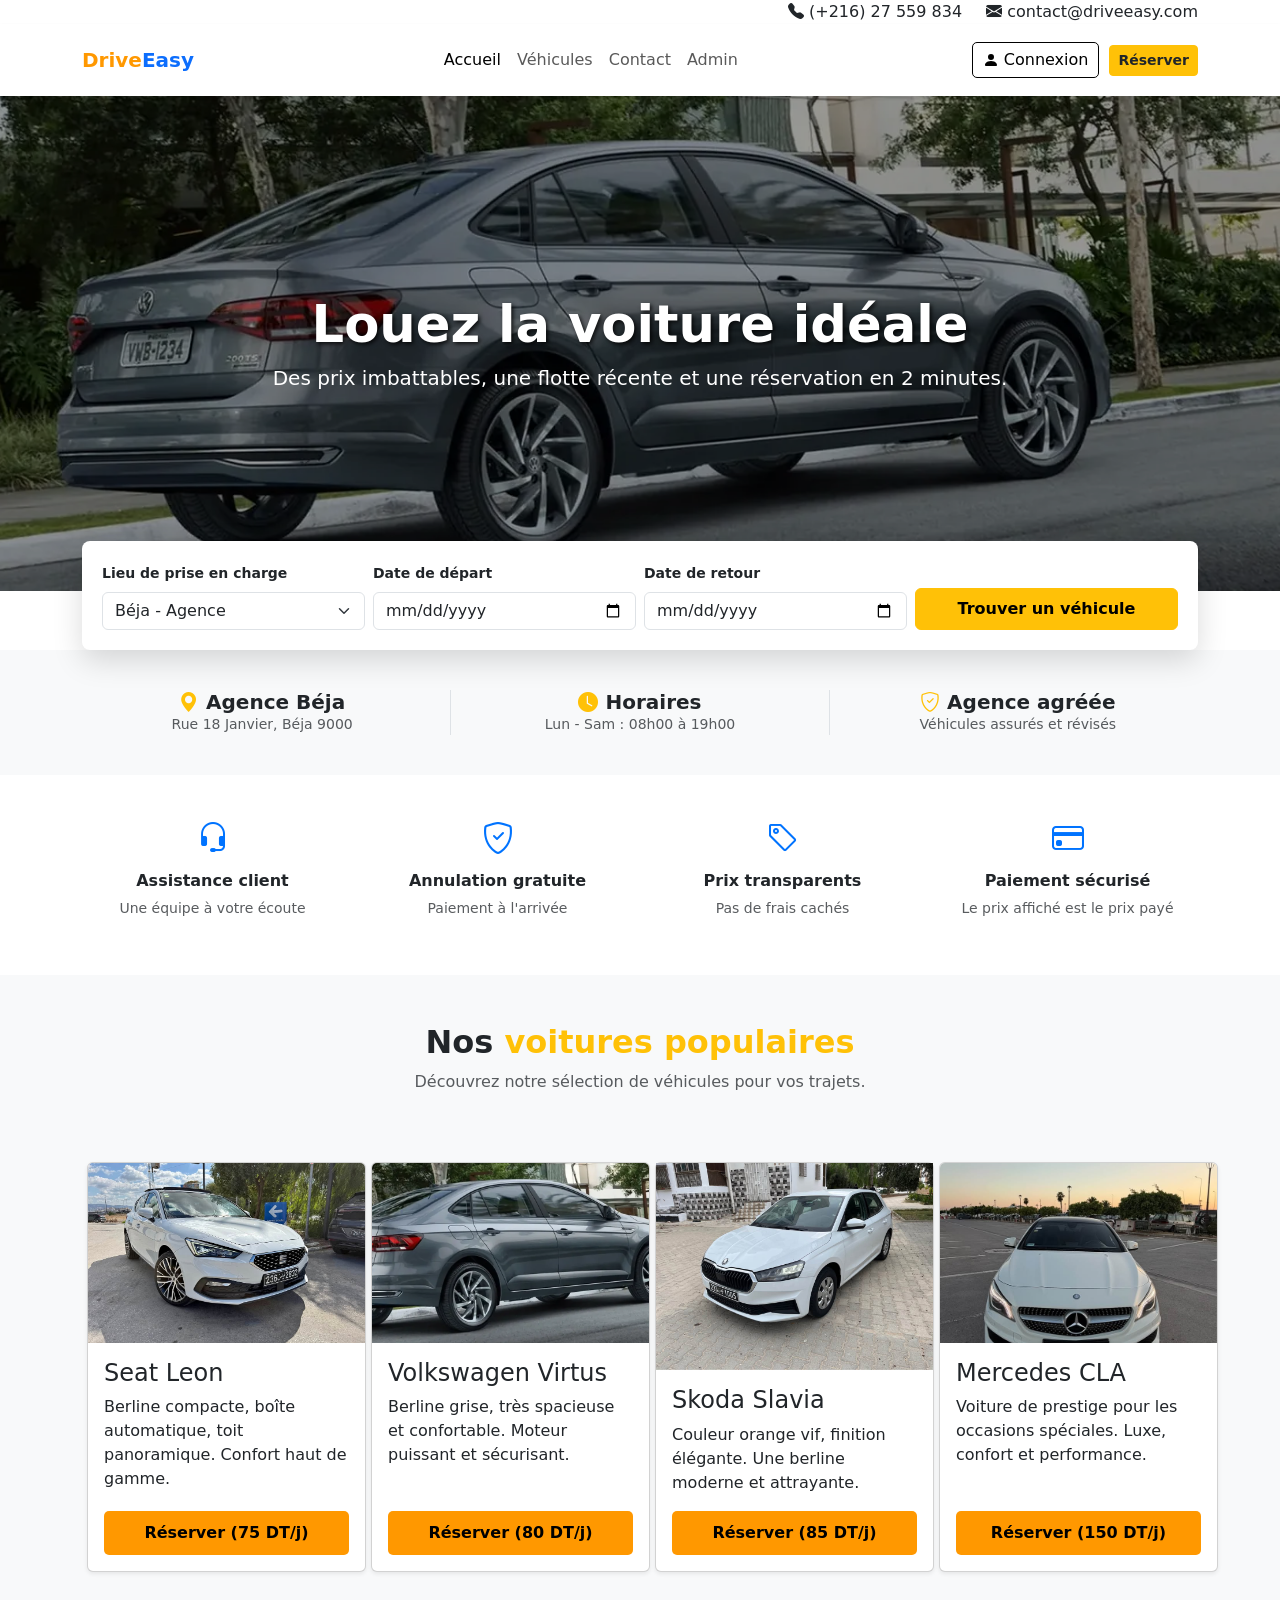
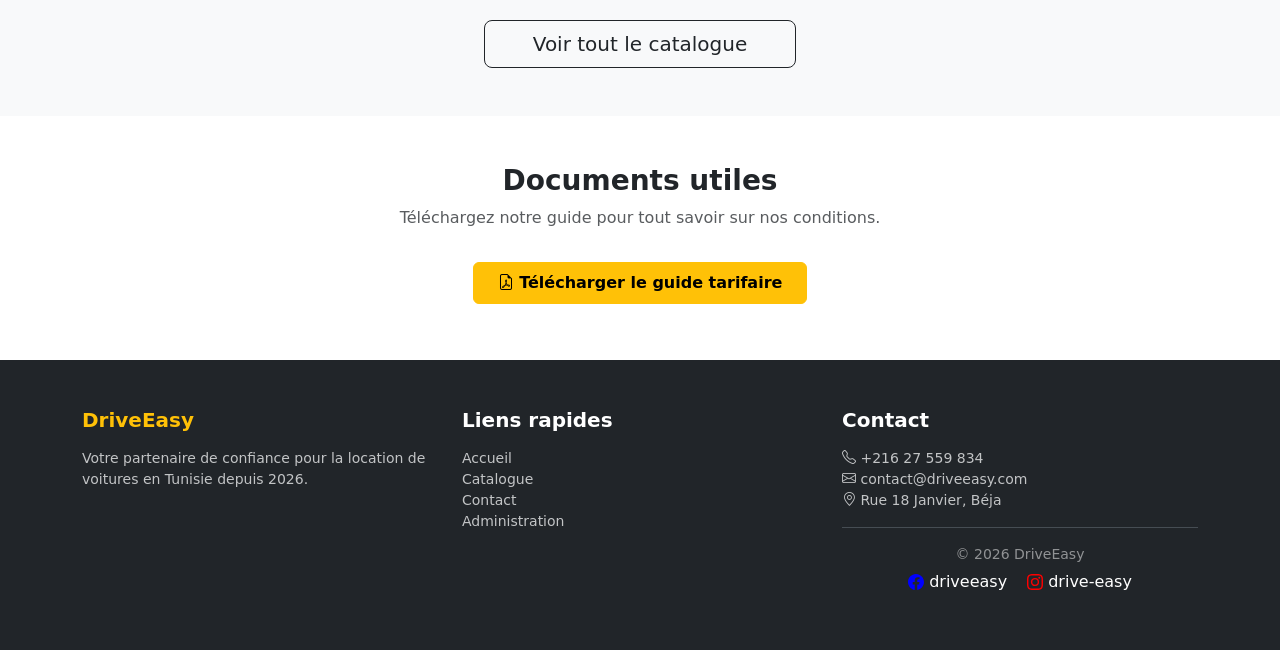
<file: index.html>
<!DOCTYPE html>
<html lang="fr">
<head>
  <meta charset="UTF-8">
  <meta name="viewport" content="width=device-width, initial-scale=1.0">
  <title>DriveEasy — Location de voiture en Tunisie</title>
  <link rel="stylesheet" href="css/style.css">
  <link href="https://cdn.jsdelivr.net/npm/bootstrap@5.3.3/dist/css/bootstrap.min.css" rel="stylesheet">
  <link rel="stylesheet" href="https://cdn.jsdelivr.net/npm/bootstrap-icons@1.11.3/font/bootstrap-icons.min.css">
</head>
<body>

  <div class="top-bark">
    <div class="container d-flex justify-content-end align-items-center gap-4">
      <span><i class="bi bi-telephone-fill text-dark"></i> (+216) 27 559 834</span>
      <span><i class="bi bi-envelope-fill text-dark"></i> contact@driveeasy.com</span>
    </div>
  </div>

  <nav class="navbar navbar-expand-lg navbar-light bg-white py-3 shadow-sm sticky-top">
    <div class="container">
      <a class="navbar-brand" href="index.html">Drive<span>Easy</span></a>

      <button class="navbar-toggler" type="button" data-bs-toggle="collapse" data-bs-target="#navbarNav">
        <span class="navbar-toggler-icon"></span>
      </button>

      <div class="collapse navbar-collapse" id="navbarNav">
        <ul class="navbar-nav mx-auto">
          <li class="nav-item"><a class="nav-link active" href="index.html">Accueil</a></li>
          <li class="nav-item"><a class="nav-link" href="voitures.html">Véhicules</a></li>
          <li class="nav-item"><a class="nav-link" href="contact.html">Contact</a></li>
          <li class="nav-item"><a class="nav-link" href="admin.html">Admin</a></li>
        </ul>
        <div style="display: flex; align-items: center; gap: 10px;">
          <div >
            <a href="login.html" class="cnct" style="display: flex; align-items: center; gap: 5px; text-decoration: none; color: #000; border: 1px solid #000; padding: 5px 10px; border-radius: 5px;"><svg xmlns="http://www.w3.org/2000/svg" width="16" height="16" fill="currentColor" class="bi bi-person-fill" viewBox="0 0 16 16">
  <path d="M3 14s-1 0-1-1 1-4 6-4 6 3 6 4-1 1-1 1zm5-6a3 3 0 1 0 0-6 3 3 0 0 0 0 6"/>
</svg>Connexion  </a>
          </div>
          <a href="reservation.html" class="btn btn-warning text-dark fw-bold btn-sm">Réserver</a>
        </div>
      </div>
    </div>
  </nav>

  <div class="hero-banner">
    <img src="images/slide1.webp" alt="DriveEasy Location de voiture" class="hero-banner-img">
    <div class="hero-banner-content text-center text-white">
      <div class="container">
        <h1>Louez la voiture idéale</h1>
        <p class="lead mb-0">Des prix imbattables, une flotte récente et une réservation en 2 minutes.</p>
      </div>
    </div>
  </div>

  <div class="container" style="position: relative; z-index: 20;">
    <div class="booking-widget">
      <form action="voitures.html" class="row g-2 align-items-end">
        <div class="col-12 col-md-3">
          <label class="form-label text-dark small fw-bold">Lieu de prise en charge</label>
          <select class="form-select">
            <option>Béja - Agence</option>
            <option>Tunis - Aéroport</option>
            <option>Tunis - Centre</option>
            <option>Sousse</option>
          </select>
        </div>
        <div class="col-12 col-md-3">
          <label class="form-label text-dark small fw-bold">Date de départ</label>
          <input type="date" id="widgetDateDepart" class="form-control" required>
        </div>
        <div class="col-12 col-md-3">
          <label class="form-label text-dark small fw-bold">Date de retour</label>
          <input type="date" id="widgetDateRetour" class="form-control" required>
        </div>
        <div class="col-12 col-md-3 mt-3 mt-md-0">
          <button type="submit" class="btn btn-warning w-100 fw-bold py-2">Trouver un véhicule</button>
        </div>
      </form>
    </div>
  </div>

  <div style="background-color: #f8f9fa; padding: 40px 0;">
    <div class="container">
      <div class="row justify-content-center align-items-center g-3">
        <div class="col-12 col-md-4 text-center border-end-md">
          <h5 class="fw-bold mb-0 text-dark"><i class="bi bi-geo-alt-fill text-warning"></i> Agence Béja</h5>
          <p class="text-muted small mb-0">Rue 18 Janvier, Béja 9000</p>
        </div>
        <div class="col-12 col-md-4 text-center">
          <h5 class="fw-bold mb-0 text-dark"><i class="bi bi-clock-fill text-warning"></i> Horaires</h5>
          <p class="text-muted small mb-0">Lun - Sam : 08h00 à 19h00</p>
        </div>
        <div class="col-12 col-md-4 text-center border-start-md">
          <h5 class="fw-bold mb-0 text-dark"><i class="bi bi-shield-check text-warning"></i> Agence agréée</h5>
          <p class="text-muted small mb-0">Véhicules assurés et révisés</p>
        </div>
      </div>
    </div>
  </div>

  <section class="reassurance-section bg-white">
    <div class="container">
      <div class="row text-center g-4">
        <div class="col-6 col-md-3">
          <i class="bi bi-headset reassurance-icon"></i>
          <h6 class="fw-bold mt-2">Assistance client</h6>
          <p class="small text-muted">Une équipe à votre écoute</p>
        </div>
        <div class="col-6 col-md-3">
          <i class="bi bi-shield-check reassurance-icon"></i>
          <h6 class="fw-bold mt-2">Annulation gratuite</h6>
          <p class="small text-muted">Paiement à l'arrivée</p>
        </div>
        <div class="col-6 col-md-3">
          <i class="bi bi-tag reassurance-icon"></i>
          <h6 class="fw-bold mt-2">Prix transparents</h6>
          <p class="small text-muted">Pas de frais cachés</p>
        </div>
        <div class="col-6 col-md-3">
          <i class="bi bi-credit-card reassurance-icon"></i>
          <h6 class="fw-bold mt-2">Paiement sécurisé</h6>
          <p class="small text-muted">Le prix affiché est le prix payé</p>
        </div>
      </div>
    </div>
  </section>

  <section class="py-5 bg-light">
    <div class="container">
      <div class="text-center mb-5">
        <h2 class="fw-bold">Nos <span class="text-warning">voitures populaires</span></h2>
        <p class="text-muted">Découvrez notre sélection de véhicules pour vos trajets.</p>
      </div>
      <div class="vtr">
        <div>
          
        </div>
<div class="col-md-6 col-lg-3 mb-4">
            <section class="card h-100 shadow-sm">
                <img src="images/seatleon.jpg" class="card-img-top" alt="Seat Leon">
                <div class="card-body d-flex flex-column">
                    <h4 class="card-title">Seat Leon</h4>
                    <p class="card-text flex-grow-1">Berline compacte, boîte automatique, toit panoramique. Confort haut de gamme.</p>
                    <a href="#" class="btn-solid theme-primary mt-auto w-100">Réserver (75 DT/j)</a>
                </div>
            </section>
        </div>

       
        <div class="col-md-6 col-lg-3 mb-4">
            <section class="card h-100 shadow-sm">
                <img src="images/slide1.webp" class="card-img-top" alt="Volkswagen Virtus">
                <div class="card-body d-flex flex-column">
                    <h4 class="card-title">Volkswagen Virtus</h4>
                    <p class="card-text flex-grow-1">Berline grise, très spacieuse et confortable. Moteur puissant et sécurisant.</p>
                    <a href="#" class="btn-solid theme-primary mt-auto w-100">Réserver (80 DT/j)</a>
                </div>
            </section>
        </div>

       
        <div class="col-md-6 col-lg-3 mb-4">
            <section class="card h-100 shadow-sm">
                <img src="images/scoda.jpg" alt="" srcset="">
                <div class="card-body d-flex flex-column">
                    <h4 class="card-title">Skoda Slavia</h4>
                    <p class="card-text flex-grow-1">Couleur orange vif, finition élégante. Une berline moderne et attrayante.</p>
                    <a href="#" class="btn-solid theme-primary mt-auto w-100">Réserver (85 DT/j)</a>
                </div>
            </section>
        </div>
        <div class="col-md-6 col-lg-3 mb-4">
            <section class="card h-100 shadow-sm">
                <img src="images/claamg.jpg" class="card-img-top" alt="Mercedes CLA">
                <div class="card-body d-flex flex-column">
                    <h4 class="card-title">Mercedes CLA</h4>
                    <p class="card-text flex-grow-1">Voiture de prestige pour les occasions spéciales. Luxe, confort et performance.</p>
                    <a href="#" class="btn-solid theme-primary mt-auto w-100">Réserver (150 DT/j)</a>
                </div>
            </section>
        </div>
      </div>
      
      <div class="row g-4" id="carsHome"></div>
      <div class="text-center mt-5">
        <a href="voitures.html" class="btn btn-outline-dark btn-lg px-5">Voir tout le catalogue</a>
      </div>
    </div>
  </section>

  <section class="py-5">
    <div class="container text-center">
      <h3 class="fw-bold">Documents utiles</h3>
      <p class="text-muted mb-4">Téléchargez notre guide pour tout savoir sur nos conditions.</p>
      <a href="docs/VAGA_RENT_guide_tarifaire.pdf" download="DriveEasy_Guide_Tarifaire.pdf" class="btn btn-warning fw-bold m-2 px-4 py-2">
        <i class="bi bi-file-earmark-pdf"></i> Télécharger le guide tarifaire
      </a>
    </div>
  </section>

  <footer class="bg-dark text-white pt-5 pb-3">
    <div class="container">
      <div class="row g-4 mb-4 text-center text-md-start">
        <div class="col-12 col-md-4">
          <h5 class="fw-bold text-warning">DriveEasy</h5>
          <p class="small text-light opacity-75 mt-3">Votre partenaire de confiance pour la location de voitures en Tunisie depuis 2026.</p>
        </div>
        <div class="col-12 col-md-4">
          <h5 class="fw-bold">Liens rapides</h5>
          <ul class="list-unstyled small mt-3">
            <li><a href="index.html" class="text-light text-decoration-none opacity-75">Accueil</a></li>
            <li><a href="voitures.html" class="text-light text-decoration-none opacity-75">Catalogue</a></li>
            <li><a href="contact.html" class="text-light text-decoration-none opacity-75">Contact</a></li>
            <li><a href="admin.html" class="text-light text-decoration-none opacity-75">Administration</a></li>
          </ul>
        </div>
        <div class="col-12 col-md-4">
          <h5 class="fw-bold">Contact</h5>
          <ul class="list-unstyled small mt-3 text-light opacity-75">
            <li><i class="bi bi-telephone"></i> +216 27 559 834</li>
            <li><i class="bi bi-envelope"></i> contact@driveeasy.com</li>
            <li><i class="bi bi-geo-alt"></i> Rue 18 Janvier, Béja</li>
          </ul>
      <div class="text-center border-top border-secondary pt-3 small opacity-50">
        © 2026 DriveEasy 
      </div>
      <div style="display: flex; justify-content: center; align-items: center; gap: 10px; margin-top: 5px;">
         <p><svg style="color: blue;" xmlns="http://www.w3.org/2000/svg" width="16" height="16" fill="currentColor" class="bi bi-facebook" viewBox="0 0 16 16">
  <path d="M16 8.049c0-4.446-3.582-8.05-8-8.05C3.58 0-.002 3.603-.002 8.05c0 4.017 2.926 7.347 6.75 7.951v-5.625h-2.03V8.05H6.75V6.275c0-2.017 1.195-3.131 3.022-3.131.876 0 1.791.157 1.791.157v1.98h-1.009c-.993 0-1.303.621-1.303 1.258v1.51h2.218l-.354 2.326H9.25V16c3.824-.604 6.75-3.934 6.75-7.951"/>
</svg>   driveeasy </p>
<p style="margin-left: 10px;"><svg style="color: red;" xmlns="http://www.w3.org/2000/svg" width="16" height="16" fill="currentColor" class="bi bi-instagram" viewBox="0 0 16 16">
  <path d="M8 0C5.829 0 5.556.01 4.703.048 3.85.088 3.269.222 2.76.42a3.9 3.9 0 0 0-1.417.923A3.9 3.9 0 0 0 .42 2.76C.222 3.268.087 3.85.048 4.7.01 5.555 0 5.827 0 8.001c0 2.172.01 2.444.048 3.297.04.852.174 1.433.372 1.942.205.526.478.972.923 1.417.444.445.89.719 1.416.923.51.198 1.09.333 1.942.372C5.555 15.99 5.827 16 8 16s2.444-.01 3.298-.048c.851-.04 1.434-.174 1.943-.372a3.9 3.9 0 0 0 1.416-.923c.445-.445.718-.891.923-1.417.197-.509.332-1.09.372-1.942C15.99 10.445 16 10.173 16 8s-.01-2.445-.048-3.299c-.04-.851-.175-1.433-.372-1.941a3.9 3.9 0 0 0-.923-1.417A3.9 3.9 0 0 0 13.24.42c-.51-.198-1.092-.333-1.943-.372C10.443.01 10.172 0 7.998 0zm-.717 1.442h.718c2.136 0 2.389.007 3.232.046.78.035 1.204.166 1.486.275.373.145.64.319.92.599s.453.546.598.92c.11.281.24.705.275 1.485.039.843.047 1.096.047 3.231s-.008 2.389-.047 3.232c-.035.78-.166 1.203-.275 1.485a2.5 2.5 0 0 1-.599.919c-.28.28-.546.453-.92.598-.28.11-.704.24-1.485.276-.843.038-1.096.047-3.232.047s-2.39-.009-3.233-.047c-.78-.036-1.203-.166-1.485-.276a2.5 2.5 0 0 1-.92-.598 2.5 2.5 0 0 1-.6-.92c-.109-.281-.24-.705-.275-1.485-.038-.843-.046-1.096-.046-3.233s.008-2.388.046-3.231c.036-.78.166-1.204.276-1.486.145-.373.319-.64.599-.92s.546-.453.92-.598c.282-.11.705-.24 1.485-.276.738-.034 1.024-.044 2.515-.045zm4.988 1.328a.96.96 0 1 0 0 1.92.96.96 0 0 0 0-1.92m-4.27 1.122a4.109 4.109 0 1 0 0 8.217 4.109 4.109 0 0 0 0-8.217m0 1.441a2.667 2.667 0 1 1 0 5.334 2.667 2.667 0 0 1 0-5.334"/>
</svg>  drive-easy </p>
      </div>
    </div>

  </footer>
  
  <script src="https://cdn.jsdelivr.net/npm/bootstrap@5.3.3/dist/js/bootstrap.bundle.min.js"></script>
</body>
</html>
</file>
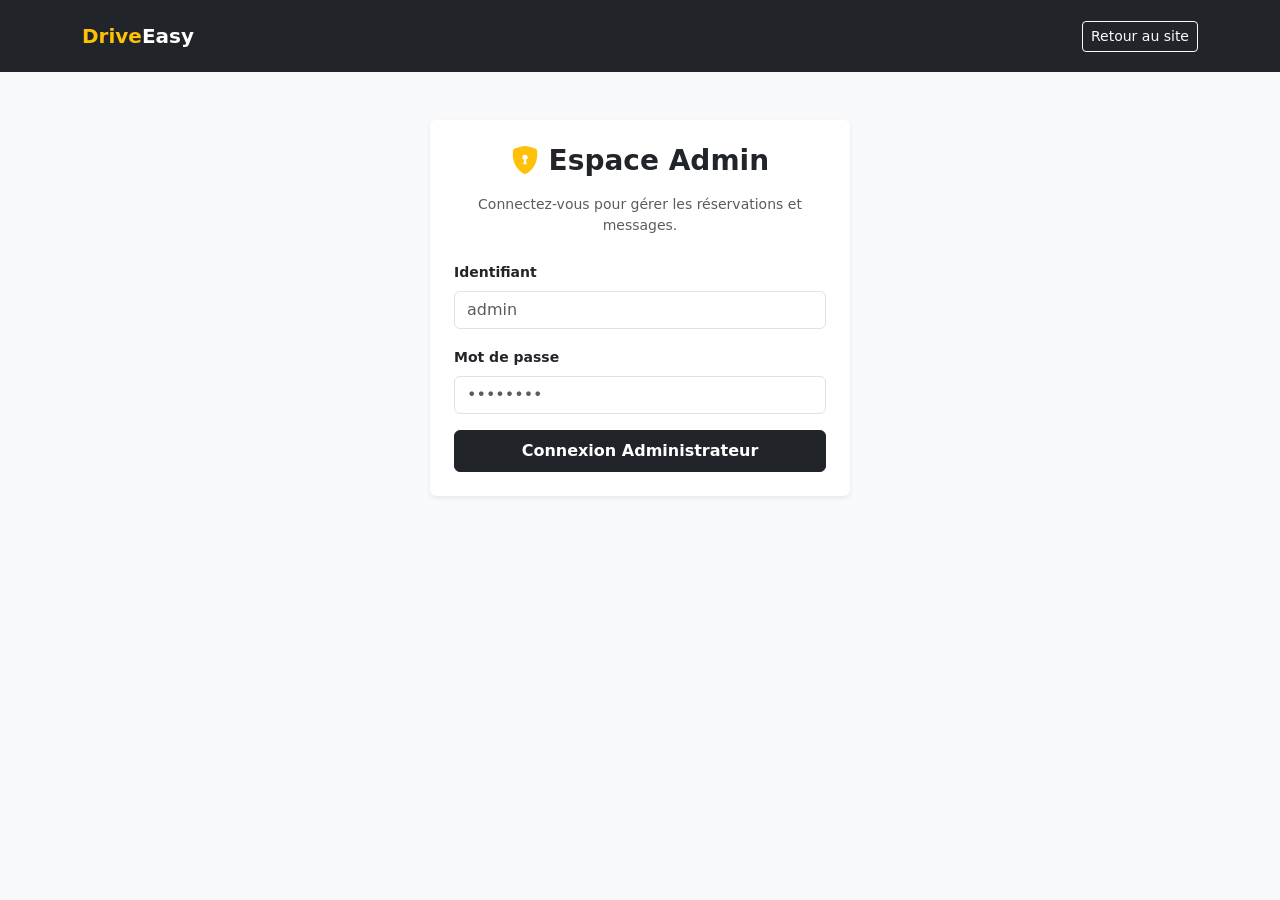
<file: admin.html>
<!DOCTYPE html>
<html lang="fr">
<head>
  <meta charset="UTF-8">
  <meta name="viewport" content="width=device-width, initial-scale=1.0">
  <title>Administration — DriveEasy</title>
  <link rel="stylesheet" href="css/style.css">
  <link href="https://cdn.jsdelivr.net/npm/bootstrap@5.3.3/dist/css/bootstrap.min.css" rel="stylesheet">
  <link rel="stylesheet" href="https://cdn.jsdelivr.net/npm/bootstrap-icons@1.11.3/font/bootstrap-icons.min.css">
</head>
<body class="bg-light">

  <nav class="navbar navbar-dark bg-dark py-3">
    <div class="container">
      <a class="navbar-brand text-warning" href="index.html">Drive<span class="text-white">Easy</span></a>
      <a href="index.html" class="btn btn-outline-light btn-sm">Retour au site</a>
    </div>
  </nav>

  <div class="container py-5">
    <div id="adminLogin" style="max-width:420px;margin:auto">
      <div class="card shadow-sm border-0 p-4 bg-white rounded">
        <h3 class="text-center fw-bold mb-3"><i class="bi bi-shield-lock-fill text-warning"></i> Espace Admin</h3>
        <p class="text-muted text-center small mb-4">Connectez-vous pour gérer les réservations et messages.</p>
        <div class="mb-3">
          <label class="form-label small fw-bold">Identifiant</label>
          <input id="aUser" class="form-control" placeholder="admin">
        </div>
        <div class="mb-3">
          <label class="form-label small fw-bold">Mot de passe</label>
          <input id="aPwd" type="password" class="form-control" placeholder="••••••••">
        </div>
        <button class="btn btn-dark w-100 fw-bold py-2" onclick="checkAdmin()">Connexion Administrateur</button>
      </div>
    </div>

    <div id="adminDash" class="d-none">
      <div class="d-flex justify-content-between align-items-center mb-4 flex-wrap gap-2">
        <h2 class="fw-bold mb-0">Tableau de bord DriveEasy</h2>
        <button class="btn btn-outline-danger btn-sm" onclick="adminLogout()"><i class="bi bi-box-arrow-right"></i> Déconnexion Admin</button>
      </div>

      <ul class="nav nav-pills mb-3">
        <li class="nav-item"><button class="nav-link active fw-bold" data-bs-toggle="tab" data-bs-target="#tabRes">Réservations</button></li>
        <li class="nav-item"><button class="nav-link fw-bold" data-bs-toggle="tab" data-bs-target="#tabMsg">Messages de contact</button></li>
        <li class="nav-item"><button class="nav-link fw-bold" data-bs-toggle="tab" data-bs-target="#tabUsers">Clients inscrits</button></li>
      </ul>

      <div class="tab-content bg-white p-4 shadow-sm rounded border-0">
        <div class="tab-pane fade show active" id="tabRes">
          <div class="table-responsive">
            <table class="table table-hover align-middle">
              <thead class="table-dark">
                <tr><th>Client</th><th>Téléphone</th><th>Véhicule</th><th>Période</th><th>Lieu</th><th>Total</th><th>Action</th></tr>
              </thead>
              <tbody id="tbRes"></tbody>
            </table>
          </div>
        </div>

        <div class="tab-pane fade" id="tabMsg">
          <div class="table-responsive">
            <table class="table table-hover align-middle">
              <thead class="table-dark">
                <tr><th>Date</th><th>Nom</th><th>Email</th><th>Message</th><th>Action</th></tr>
              </thead>
              <tbody id="tbMsg"></tbody>
            </table>
          </div>
        </div>

        <div class="tab-pane fade" id="tabUsers">
          <div class="table-responsive">
            <table class="table table-hover align-middle">
              <thead class="table-dark">
                <tr><th>Nom</th><th>Email</th><th>Action</th></tr>
              </thead>
              <tbody id="tbUsers"></tbody>
            </table>
          </div>
        </div>
      </div>
    </div>
  </div>
</body>
</html>
</file>
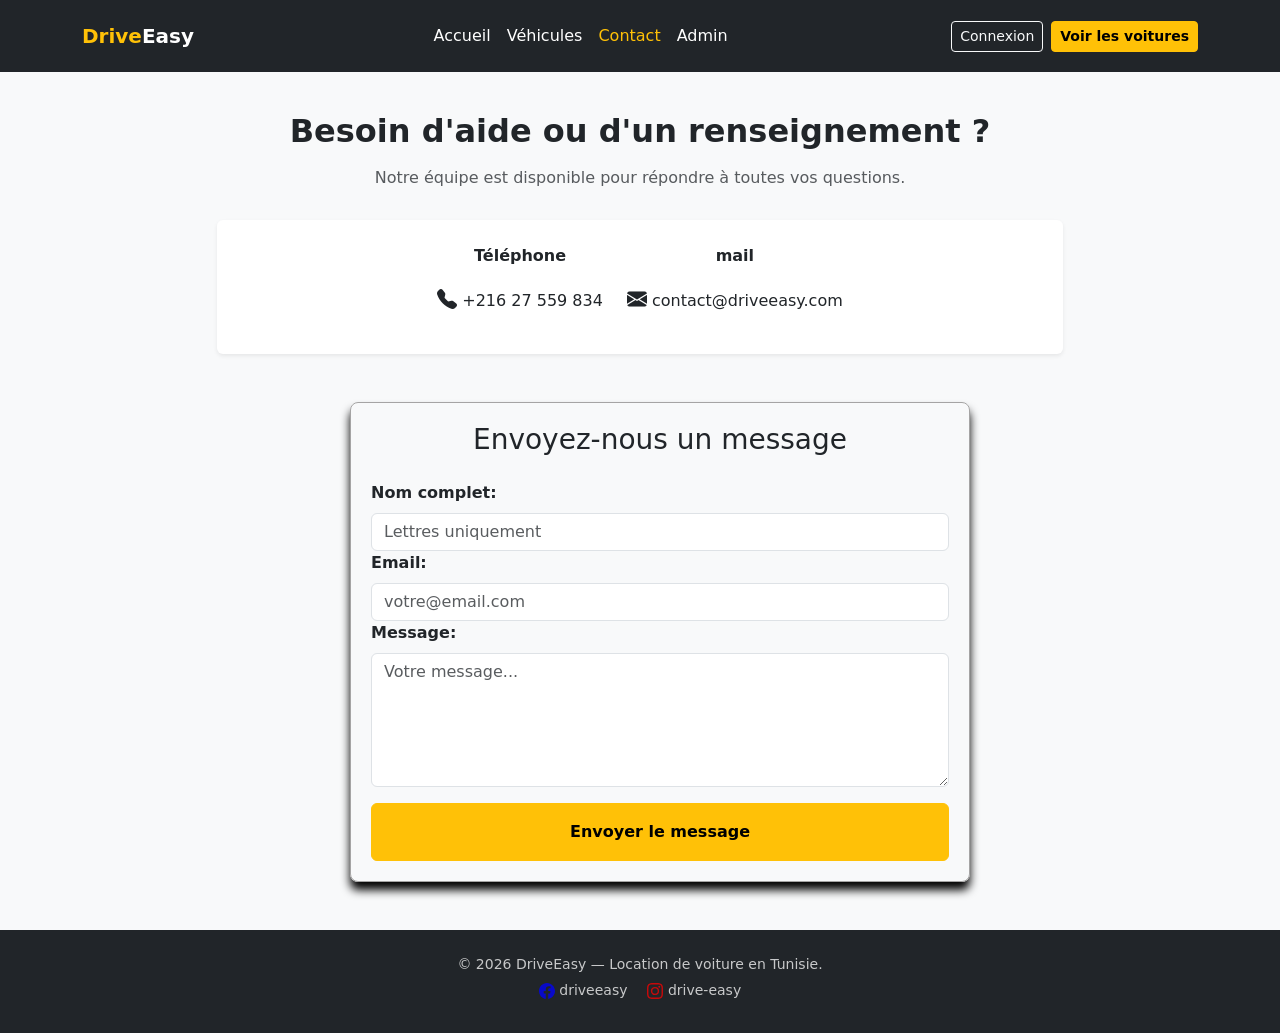
<file: contact.html>
<!DOCTYPE html>
<html lang="fr">
<head>
  <meta charset="UTF-8">
  <meta name="viewport" content="width=device-width, initial-scale=1.0">
  <title>Contact — DriveEasy</title>
  <link rel="stylesheet" href="css/style.css">
  <link href="https://cdn.jsdelivr.net/npm/bootstrap@5.3.3/dist/css/bootstrap.min.css" rel="stylesheet">
  <link rel="stylesheet" href="https://cdn.jsdelivr.net/npm/bootstrap-icons@1.11.3/font/bootstrap-icons.min.css">
</head>
<body class="bg-light">

  <nav class="navbar navbar-expand-lg navbar-dark bg-dark py-3">
    <div class="container">
      <a class="navbar-brand text-warning" href="index.html">Drive<span class="text-white">Easy</span></a>
      <button class="navbar-toggler" type="button" data-bs-toggle="collapse" data-bs-target="#navContact">
        <span class="navbar-toggler-icon"></span>
      </button>
      <div class="collapse navbar-collapse" id="navContact">
        <ul class="navbar-nav mx-auto">
          <li class="nav-item"><a class="nav-link text-white" href="index.html">Accueil</a></li>
          <li class="nav-item"><a class="nav-link text-white" href="voitures.html">Véhicules</a></li>
          <li class="nav-item"><a class="nav-link active text-warning" href="contact.html">Contact</a></li>
          <li class="nav-item"><a class="nav-link text-white" href="admin.html">Admin</a></li>
        </ul>
        <div class="d-flex align-items-center gap-2 mt-3 mt-lg-0">
          <div id="authLink" class="text-white">
            <a href="login.html" class="btn btn-outline-light btn-sm">Connexion</a>
          </div>
          <a href="voitures.html" class="btn btn-warning btn-sm fw-bold">Voir les voitures</a>
        </div>
      </div>
    </div>
  </nav>

  <div class="contenair">
    <div class="row justify-content-center mb-5">
      <div class="col-md-8 text-center">
        <div class="phrase-ctc">
          <h2 class="fw-bold mb-3">Besoin d'aide ou d'un renseignement ?</h2>
        <p class="text-muted mb-4">Notre équipe est disponible pour répondre à toutes vos questions.</p>
        </div>
        
        
        <div class="d-flex flex-column flex-md-row justify-content-center gap-4 bg-white p-4 rounded shadow-sm">
          <div >
               <p style="font-weight: bold;">Téléphone</p>
              <p"><i class="bi bi-telephone-fill fs-5"></i>    +216 27 559 834</p>
          </div>

          <div class="d-flex align-items-center justify-content-center gap-3">
            <div >
              <p style="font-weight: bold;">mail</p>
             <p class="contact-mail"> <i class="bi bi-envelope-fill fs-5"></i>   contact@driveeasy.com</p>
            </div>
          </div>
        </div>
      </div>
    </div>

    <div class="msg">
      <div class="col-md-8">
        <div class="card-msg">
          <h3 class="env-msg">Envoyez-nous un message</h3>

          <form class="mt-4" id="contactForm">
        
              <label class="form-label fw-bold">Nom complet:</label>
              <input type="text" id="cNom" class="form-control" placeholder="Lettres uniquement" required>
            
            <div >
              <label class="form-label fw-bold">Email:</label>
              <input type="email" id="cEmail" class="form-control" placeholder="votre@email.com" required>
            </div>
            
            <div class="mb-3">
              <label class="form-label fw-bold">Message:</label>
              <textarea id="cMsg" class="form-control" rows="5" placeholder="Votre message..." required></textarea>
            </div>
            
            <button class="btn btn-warning w-100 fw-bold py-3" type="submit">Envoyer le message</button>
          </form>

          <div id="ok" class="alert alert-success mt-3 d-none text-center">
            Votre message a bien été enregistré. Nous vous répondrons dans les plus brefs délais.
          </div>
        </div>
      </div>
    </div>
  </div>

  <footer class="bg-dark text-white pt-4 pb-3 mt-5">
    <div class="container text-center small opacity-75">
      © 2026 DriveEasy — Location de voiture en Tunisie.
      <div style="display: flex; justify-content: center; align-items: center; gap: 10px; margin-top: 5px;">
         <p><svg style="color: blue;" xmlns="http://www.w3.org/2000/svg" width="16" height="16" fill="currentColor" class="bi bi-facebook" viewBox="0 0 16 16">
  <path d="M16 8.049c0-4.446-3.582-8.05-8-8.05C3.58 0-.002 3.603-.002 8.05c0 4.017 2.926 7.347 6.75 7.951v-5.625h-2.03V8.05H6.75V6.275c0-2.017 1.195-3.131 3.022-3.131.876 0 1.791.157 1.791.157v1.98h-1.009c-.993 0-1.303.621-1.303 1.258v1.51h2.218l-.354 2.326H9.25V16c3.824-.604 6.75-3.934 6.75-7.951"/>
</svg>   driveeasy </p>
<p style="margin-left: 10px;"><svg style="color: red;" xmlns="http://www.w3.org/2000/svg" width="16" height="16" fill="currentColor" class="bi bi-instagram" viewBox="0 0 16 16">
  <path d="M8 0C5.829 0 5.556.01 4.703.048 3.85.088 3.269.222 2.76.42a3.9 3.9 0 0 0-1.417.923A3.9 3.9 0 0 0 .42 2.76C.222 3.268.087 3.85.048 4.7.01 5.555 0 5.827 0 8.001c0 2.172.01 2.444.048 3.297.04.852.174 1.433.372 1.942.205.526.478.972.923 1.417.444.445.89.719 1.416.923.51.198 1.09.333 1.942.372C5.555 15.99 5.827 16 8 16s2.444-.01 3.298-.048c.851-.04 1.434-.174 1.943-.372a3.9 3.9 0 0 0 1.416-.923c.445-.445.718-.891.923-1.417.197-.509.332-1.09.372-1.942C15.99 10.445 16 10.173 16 8s-.01-2.445-.048-3.299c-.04-.851-.175-1.433-.372-1.941a3.9 3.9 0 0 0-.923-1.417A3.9 3.9 0 0 0 13.24.42c-.51-.198-1.092-.333-1.943-.372C10.443.01 10.172 0 7.998 0zm-.717 1.442h.718c2.136 0 2.389.007 3.232.046.78.035 1.204.166 1.486.275.373.145.64.319.92.599s.453.546.598.92c.11.281.24.705.275 1.485.039.843.047 1.096.047 3.231s-.008 2.389-.047 3.232c-.035.78-.166 1.203-.275 1.485a2.5 2.5 0 0 1-.599.919c-.28.28-.546.453-.92.598-.28.11-.704.24-1.485.276-.843.038-1.096.047-3.232.047s-2.39-.009-3.233-.047c-.78-.036-1.203-.166-1.485-.276a2.5 2.5 0 0 1-.92-.598 2.5 2.5 0 0 1-.6-.92c-.109-.281-.24-.705-.275-1.485-.038-.843-.046-1.096-.046-3.233s.008-2.388.046-3.231c.036-.78.166-1.204.276-1.486.145-.373.319-.64.599-.92s.546-.453.92-.598c.282-.11.705-.24 1.485-.276.738-.034 1.024-.044 2.515-.045zm4.988 1.328a.96.96 0 1 0 0 1.92.96.96 0 0 0 0-1.92m-4.27 1.122a4.109 4.109 0 1 0 0 8.217 4.109 4.109 0 0 0 0-8.217m0 1.441a2.667 2.667 0 1 1 0 5.334 2.667 2.667 0 0 1 0-5.334"/>
</svg>  drive-easy </p>
      </div>
    </div>
    
  </footer>
</body>
</html>
</file>
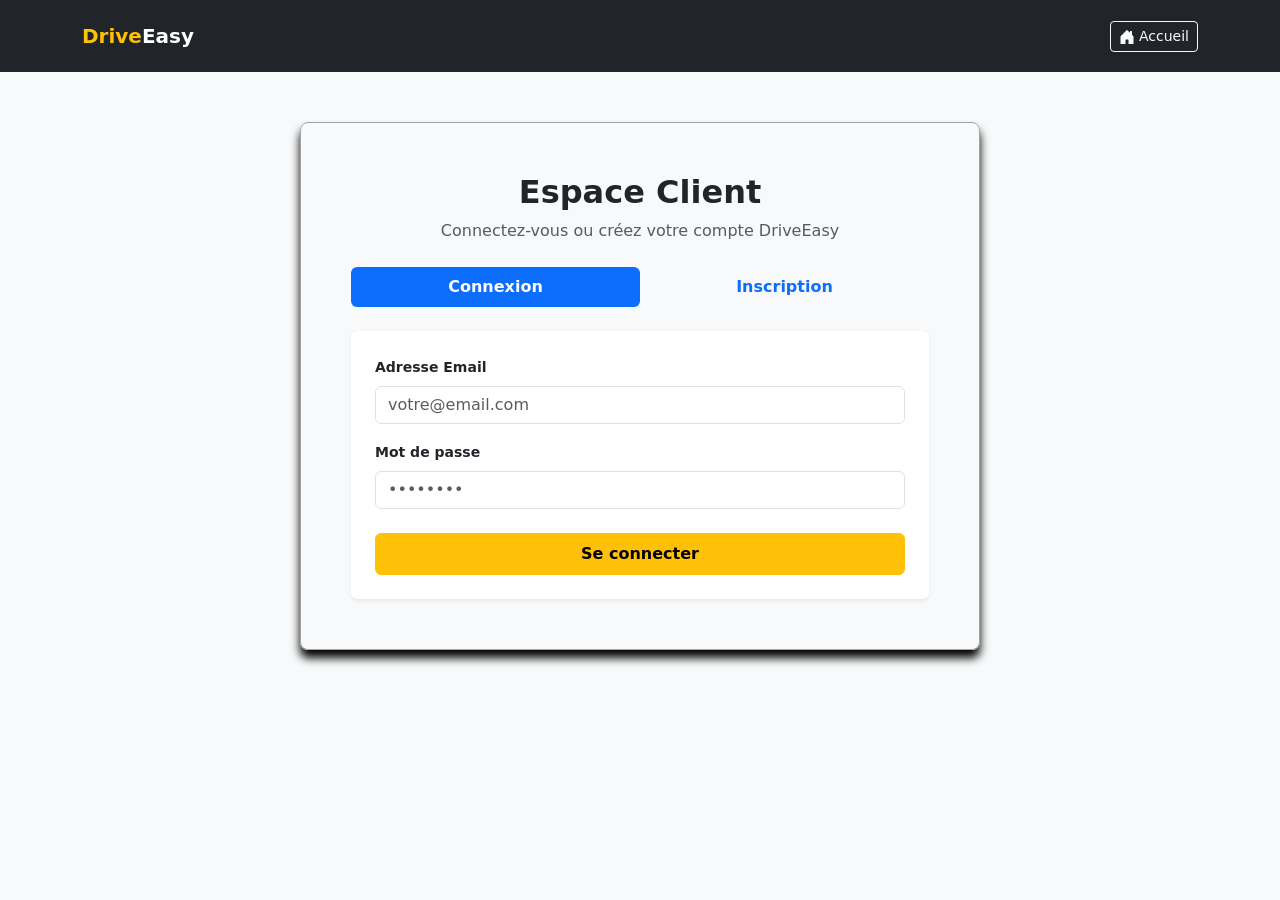
<file: login.html>
<!DOCTYPE html>
<html lang="fr">
<head>
  <meta charset="UTF-8">
  <meta name="viewport" content="width=device-width, initial-scale=1.0">
  <title>Connexion — DriveEasy</title>
  <link rel="stylesheet" href="css/style.css">
  <script src="login.js"></script>
  <link href="https://cdn.jsdelivr.net/npm/bootstrap@5.3.3/dist/css/bootstrap.min.css" rel="stylesheet">
</head>
<body class="bg-light">

  <nav class="navbar navbar-dark bg-dark py-3">
    <div class="container">
      <a class="navbar-brand text-warning" href="index.html">Drive<span class="text-white">Easy</span></a>
      <a href="index.html" class="btn btn-outline-light btn-sm">  <svg xmlns="http://www.w3.org/2000/svg" width="16" height="16" fill="currentColor" class="bi bi-house-door-fill" viewBox="0 0 16 16">
  <path d="M6.5 14.5v-3.505c0-.245.25-.495.5-.495h2c.25 0 .5.25.5.5v3.5a.5.5 0 0 0 .5.5h4a.5.5 0 0 0 .5-.5v-7a.5.5 0 0 0-.146-.354L13 5.793V2.5a.5.5 0 0 0-.5-.5h-1a.5.5 0 0 0-.5.5v1.293L8.354 1.146a.5.5 0 0 0-.708 0l-6 6A.5.5 0 0 0 1.5 7.5v7a.5.5 0 0 0 .5.5h4a.5.5 0 0 0 .5-.5"/>
</svg> Accueil</a>
    </div>
  </nav>

  <div class="card-log">
    <div class="text-center mb-4">
      <h2 class="fw-bold">Espace Client</h2>
      <p class="text-muted">Connectez-vous ou créez votre compte DriveEasy</p>
    </div>

    <ul class="nav nav-pills mb-4 nav-justified" id="pills-tab">
      <li class="nav-item">
        <button class="nav-link active fw-bold" data-bs-toggle="pill" data-bs-target="#login">Connexion</button>
      </li>
      <li class="nav-item">
        <button class="nav-link fw-bold" data-bs-toggle="pill" data-bs-target="#register">Inscription</button>
      </li>
    </ul>

    <div class="tab-content bg-white p-4 shadow-sm rounded border-0">
      <div class="tab-pane fade show active" id="login">
        <div class="mb-3">
          <label class="form-label small fw-bold">Adresse Email</label>
          <input id="lEmail" type="email" class="form-control" placeholder="votre@email.com" required>
        </div>
        <div class="mb-3">
          <label class="form-label small fw-bold">Mot de passe</label>
          <input id="lPwd" type="password" class="form-control" placeholder="••••••••" required>
        </div>
        <button class="btn btn-warning w-100 fw-bold py-2 mt-2" onclick="login()">Se connecter</button>
      </div>

      <div class="tab-pane fade" id="register">
        <div class="mb-3">
          <label class="form-label small fw-bold">Nom complet (lettres uniquement)</label>
          <input id="rNom" type="text" class="form-control" placeholder="Votre nom complet" required>
        </div>
        <div class="mb-3">
          <label class="form-label small fw-bold">Adresse Email</label>
          <input id="rEmail" type="email" class="form-control" placeholder="votre@email.com" required>
        </div>
        <div class="mb-3">
          <label class="form-label small fw-bold">Mot de passe</label>
          <input id="rPwd" type="password" class="form-control" placeholder="••••••••" required>
        </div>
        <button class="btn btn-dark w-100 fw-bold py-2 mt-2" onclick="register()">Créer un compte</button>
      </div>
    </div>
  </div>
  <script src="https://cdn.jsdelivr.net/npm/bootstrap@5.3.3/dist/js/bootstrap.bundle.min.js"></script>
</body>
</html>
</file>
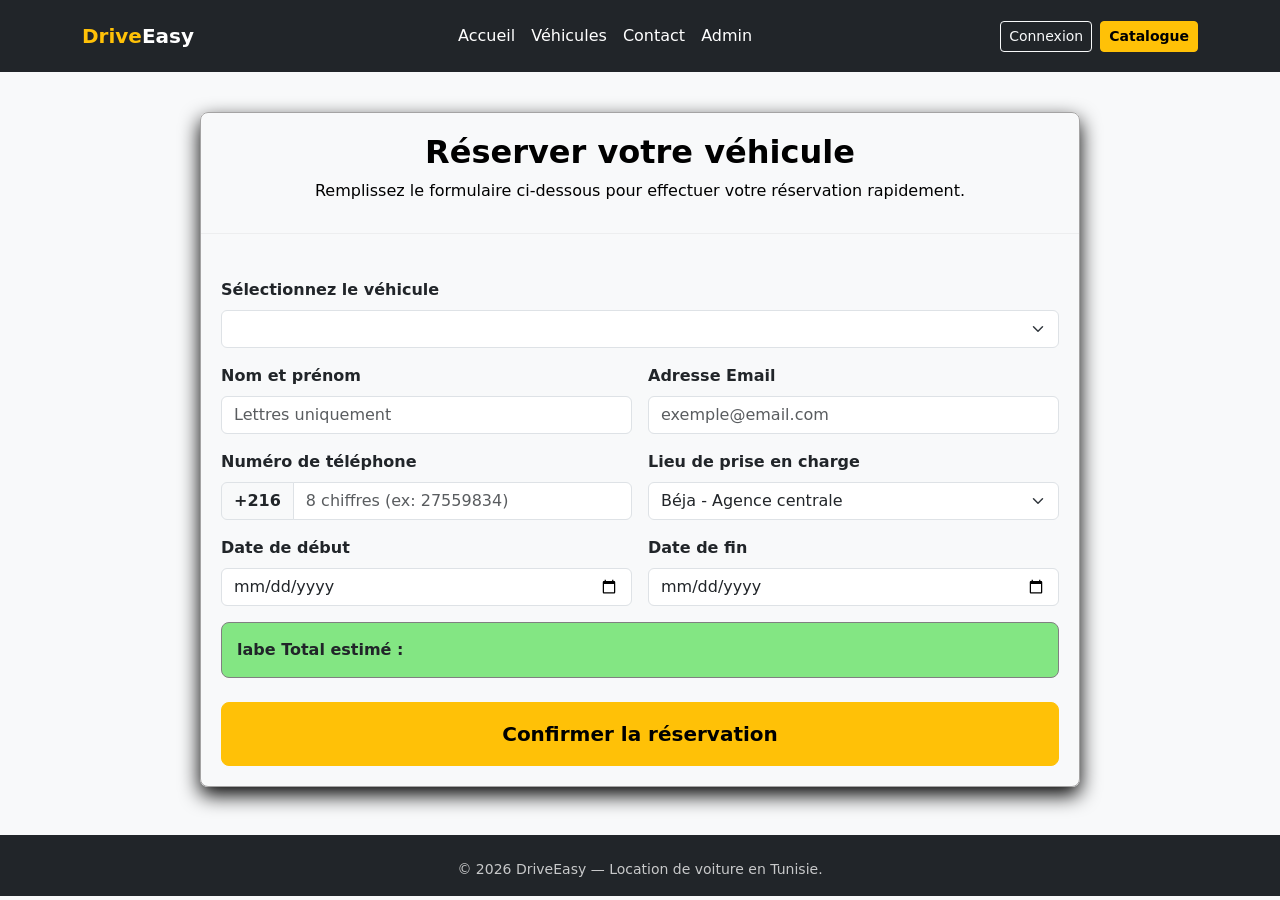
<file: reservation.html>
<!DOCTYPE html>
<html lang="fr">
<head>
  <meta charset="UTF-8">
  <meta name="viewport" content="width=device-width, initial-scale=1.0">
  <title>Réservation — DriveEasy</title>
  <link rel="stylesheet" href="css/style.css">
  <link href="https://cdn.jsdelivr.net/npm/bootstrap@5.3.3/dist/css/bootstrap.min.css" rel="stylesheet">
  <link rel="stylesheet" href="https://cdn.jsdelivr.net/npm/bootstrap-icons@1.11.3/font/bootstrap-icons.min.css">
</head>
<body class="bg-light">

  <nav class="navbar navbar-expand-lg navbar-dark bg-dark py-3">
    <div class="container">
      <a class="navbar-brand text-warning" href="index.html">Drive<span class="text-white">Easy</span></a>
      <button class="navbar-toggler" type="button" data-bs-toggle="collapse" data-bs-target="#navRes">
        <span class="navbar-toggler-icon"></span>
      </button>
      <div class="collapse navbar-collapse" id="navRes">
        <ul class="navbar-nav mx-auto">
          <li class="nav-item"><a class="nav-link text-white" href="index.html">Accueil</a></li>
          <li class="nav-item"><a class="nav-link text-white" href="voitures.html">Véhicules</a></li>
          <li class="nav-item"><a class="nav-link text-white" href="contact.html">Contact</a></li>
          <li class="nav-item"><a class="nav-link text-white" href="admin.html">Admin</a></li>
        </ul>
        <div class="d-flex align-items-center gap-2 mt-3 mt-lg-0">
          <div id="authLink" class="text-white">
            <a href="login.html" class="btn btn-outline-light btn-sm">Connexion</a>
          </div>
          <a href="voitures.html" class="btn btn-warning btn-sm fw-bold">Catalogue</a>
        </div>
      </div>
    </div>
  </nav>

  <div class="contnr-reserv">
    <div class="phrase">
       <h2 style="color:black; font-weight:bold;">Réserver votre véhicule</h2>
          <p style="color:black; font-weight:normal;">Remplissez le formulaire ci-dessous pour effectuer votre réservation rapidement.</p>
          
    </div>
         
<hr class="mb-4" style="border-top: 1px solid #ccc;">
          <form id="resForm" class="row g-3">
            <div class="col-md-12">
              <label class="form-label fw-bold">Sélectionnez le véhicule</label>
              <select id="voiture" class="form-select" required></select>
            </div>

            <div class="col-md-6">
              <label class="form-label fw-bold">Nom et prénom</label>
              <input type="text" id="nom" class="form-control" placeholder="Lettres uniquement" required>
            </div>

            <div class="col-md-6">
              <label class="form-label fw-bold">Adresse Email</label>
              <input type="email" id="email" class="form-control" placeholder="exemple@email.com" required>
            </div>

            <div class="col-md-6">
              <label class="form-label fw-bold">Numéro de téléphone</label>
              <div class="input-group">
                <span class="input-group-text fw-bold bg-light">+216</span>
                <input type="tel" id="tel" class="form-control" placeholder="8 chiffres (ex: 27559834)" maxlength="8" pattern="[0-9]{8}" required>
              </div>
            </div>

            <div class="col-md-6">
              <label class="form-label fw-bold">Lieu de prise en charge</label>
              <select id="lieu" class="form-select">
                <option>Béja - Agence centrale</option>
                <option>Tunis - Aéroport Tunis-Carthage</option>
                <option>Tunis - Centre ville</option>
                <option>Sousse</option>
              </select>
            </div>

            <div class="col-md-6">
              <label class="form-label fw-bold">Date de début</label>
              <input type="date" id="dateDebut" class="form-control" required>
            </div>

            <div class="col-md-6">
              <label class="form-label fw-bold">Date de fin</label>
              <input type="date" id="dateFin" class="form-control" required>
            </div>

            <div class="col-12">
              <div style="background-color: rgb(131, 230, 131);
              border: 1px solid gray;
              border-radius: 8px;
              padding: 15px;
              text-align: left;
              font-weight: bold;" id="total">   labe Total estimé : </div>
            </div>

            <div class="col-12 mt-4">
              <button class="btn btn-warning btn-lg w-100 fw-bold py-3" type="submit">Confirmer la réservation</button>
            </div>
          </form>
        
      
    
  </div>

  <footer class="bg-dark text-white pt-4 pb-3 mt-5">
    <div class="container text-center small opacity-75">
      © 2026 DriveEasy — Location de voiture en Tunisie.
    </div>
  </footer>
  
  <script src="https://cdn.jsdelivr.net/npm/bootstrap@5.3.3/dist/js/bootstrap.bundle.min.js"></script>
</body>
</html>
</file>
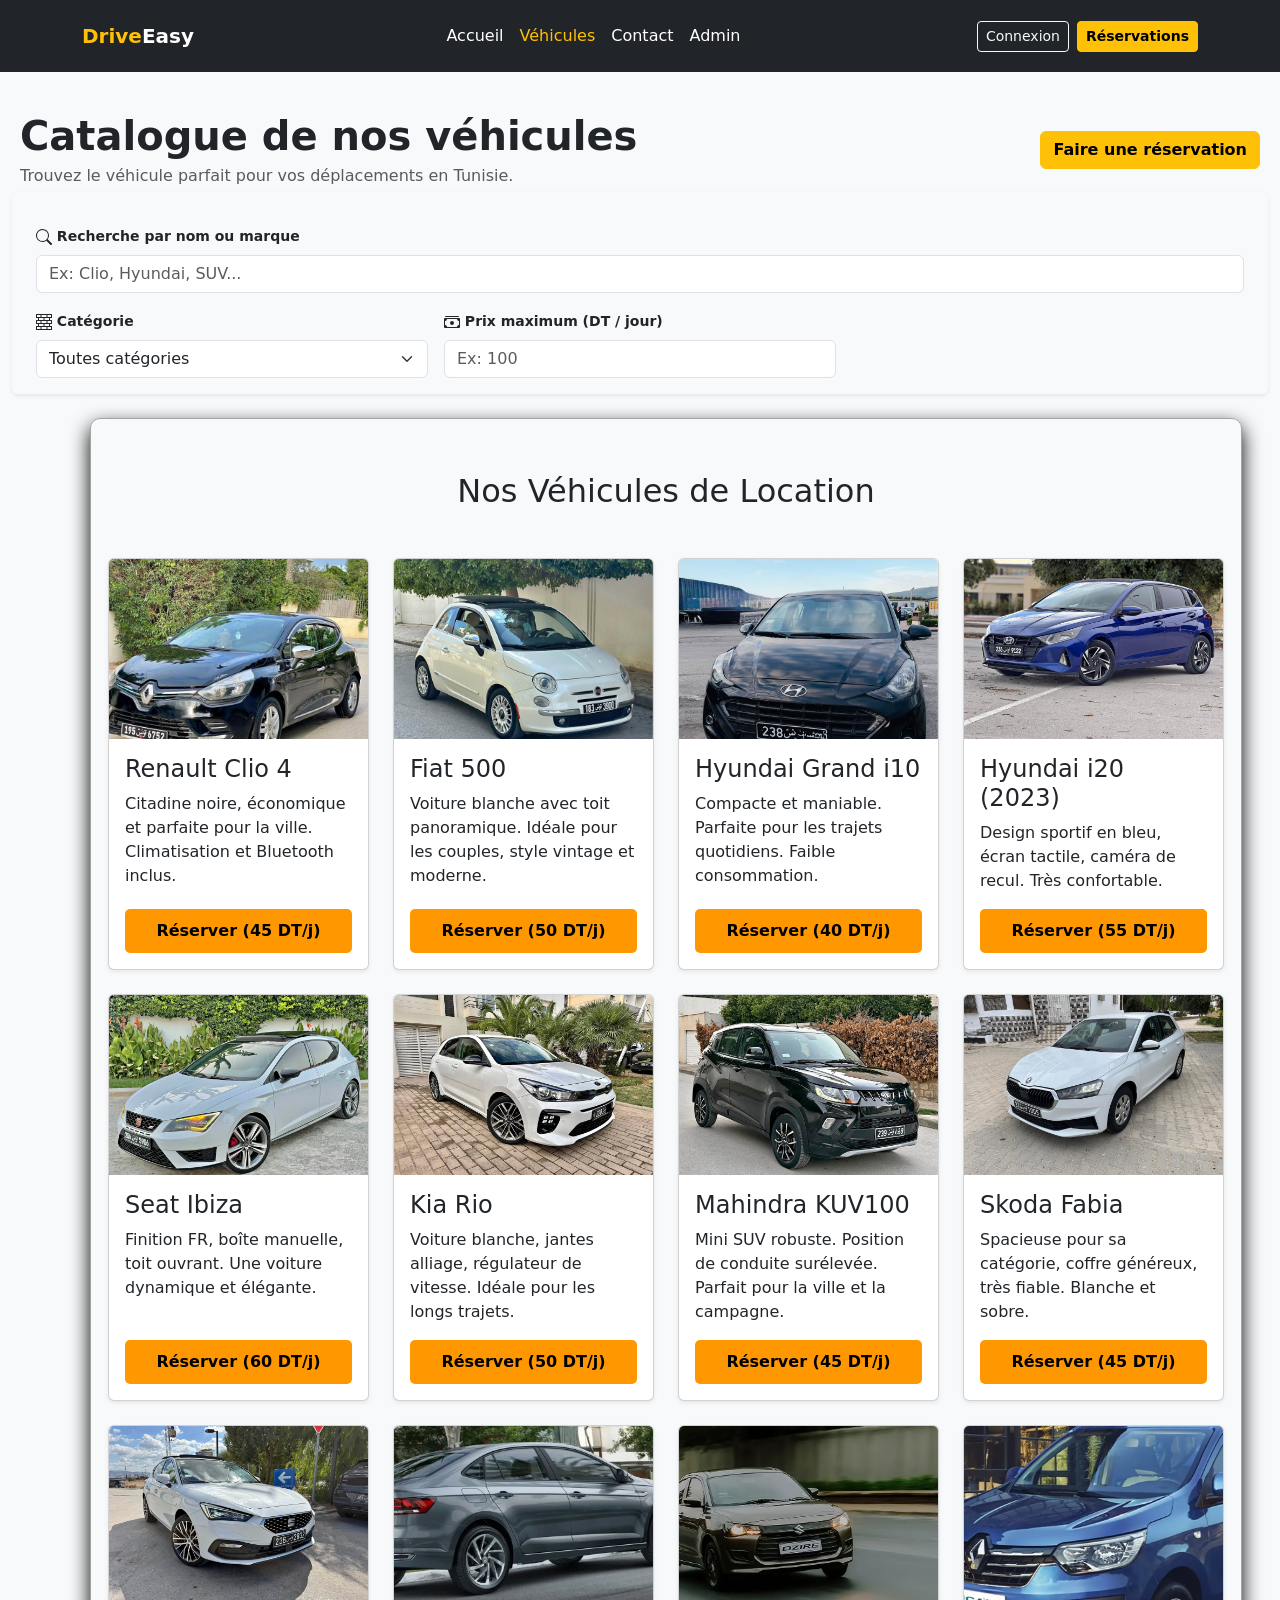
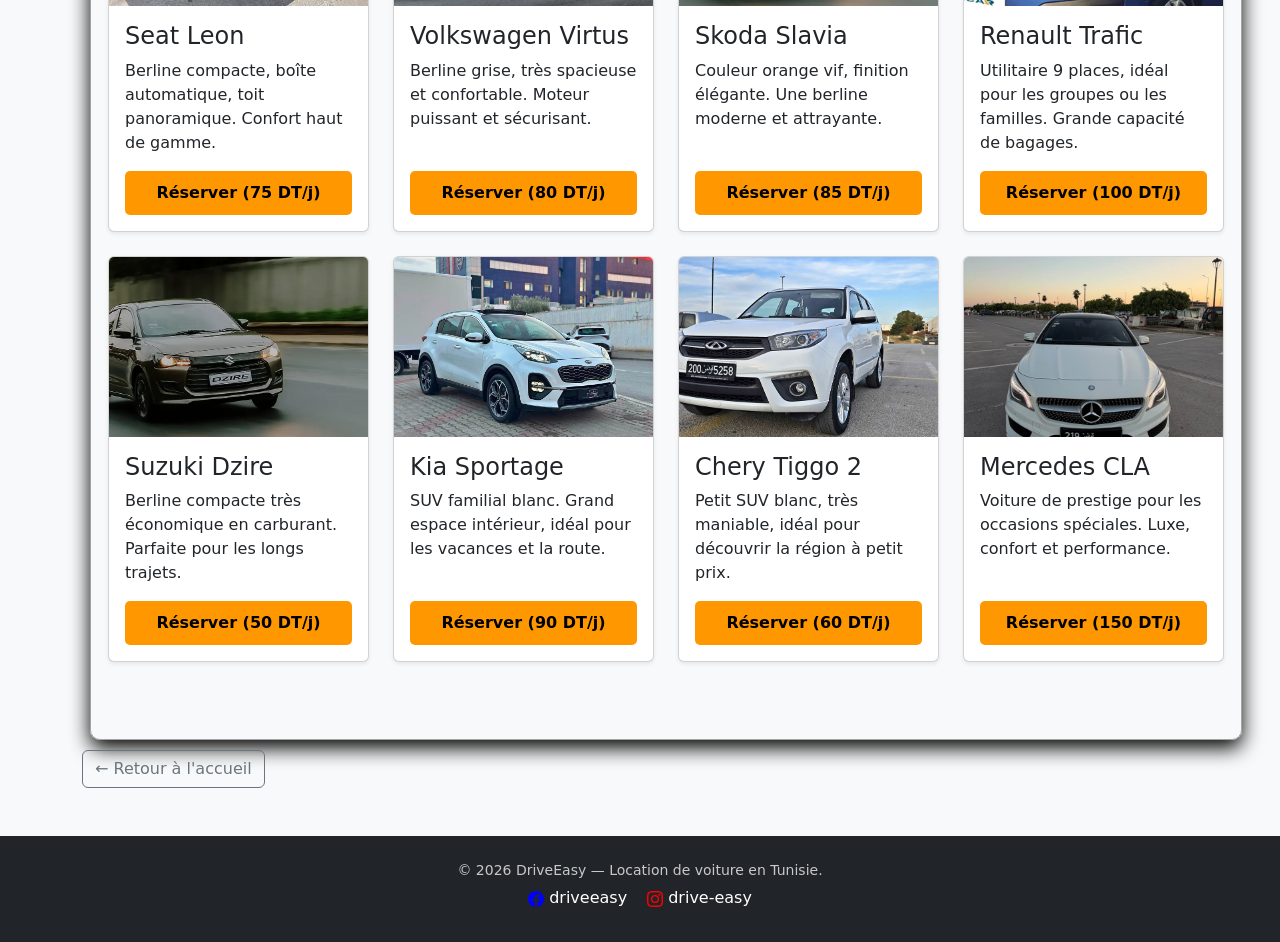
<file: voitures.html>
<!DOCTYPE html>
<html lang="fr">
<head>
  <meta charset="UTF-8">
  <meta name="viewport" content="width=device-width, initial-scale=1.0">
  <title>Catalogue des véhicules — DriveEasy</title>
  <link rel="stylesheet" href="css/style.css">
  <link href="https://cdn.jsdelivr.net/npm/bootstrap@5.3.3/dist/css/bootstrap.min.css" rel="stylesheet">
  <link rel="stylesheet" href="https://cdn.jsdelivr.net/npm/bootstrap-icons@1.11.3/font/bootstrap-icons.min.css">
</head>
<body>

  <nav class="navbar navbar-expand-lg navbar-dark bg-dark py-3">
    <div class="container">
      <a class="navbar-brand text-warning" href="index.html">Drive<span class="text-white">Easy</span></a>
      <button class="navbar-toggler" type="button" data-bs-toggle="collapse" data-bs-target="#navVoitures">
        <span class="navbar-toggler-icon"></span>
      </button>
      <div class="collapse navbar-collapse" id="navVoitures">
        <ul class="navbar-nav mx-auto">
          <li class="nav-item"><a class="nav-link text-white" href="index.html">Accueil</a></li>
          <li class="nav-item"><a class="nav-link active text-warning" href="voitures.html">Véhicules</a></li>
          <li class="nav-item"><a class="nav-link text-white" href="contact.html">Contact</a></li>
          <li class="nav-item"><a class="nav-link text-white" href="admin.html">Admin</a></li>
        </ul>
        <div class="d-flex align-items-center gap-2 mt-3 mt-lg-0">
          <div id="authLink" class="text-white">
            <a href="login.html" class="btn btn-outline-light btn-sm">Connexion</a>
          </div>
          <a href="reservation.html" class="btn btn-warning btn-sm fw-bold">Réservations</a>
        </div>
      </div>
    </div>
  </nav>

  <div  class="ctn-voi" >
    <div style="display:flex;justify-content:space-between;align-items:center;margin-bottom:20px;">
      <div>
        <h1 class="fw-bold mb-1">Catalogue de nos véhicules</h1>
        <p class="text-muted mb-0">Trouvez le véhicule parfait pour vos déplacements en Tunisie.</p>
      </div>
      <a href="reservation.html" class="btn btn-warning fw-bold">Faire une réservation</a>
    </div>

    <div class="row mb-4 g-3 bg-light p-3 rounded shadow-sm">
      <div class="">
        <label class="form-label small fw-bold">   <svg xmlns="http://www.w3.org/2000/svg" width="16" height="16" fill="currentColor" class="bi bi-search" viewBox="0 0 16 16">
  <path d="M11.742 10.344a6.5 6.5 0 1 0-1.397 1.398h-.001q.044.06.098.115l3.85 3.85a1 1 0 0 0 1.415-1.414l-3.85-3.85a1 1 0 0 0-.115-.1zM12 6.5a5.5 5.5 0 1 1-11 0 5.5 5.5 0 0 1 11 0"/>
</svg>      Recherche par nom ou marque</label>
        <input type="text" id="search" class="form-control" placeholder="Ex: Clio, Hyundai, SUV...">
      </div>
    

        <div class="col-12 col-md-4">
        <label class="form-label small fw-bold">  <svg xmlns="http://www.w3.org/2000/svg" width="16" height="16" fill="currentColor" class="bi bi-bricks" viewBox="0 0 16 16">
  <path d="M0 .5A.5.5 0 0 1 .5 0h15a.5.5 0 0 1 .5.5v3a.5.5 0 0 1-.5.5H14v2h1.5a.5.5 0 0 1 .5.5v3a.5.5 0 0 1-.5.5H14v2h1.5a.5.5 0 0 1 .5.5v3a.5.5 0 0 1-.5.5H.5a.5.5 0 0 1-.5-.5v-3a.5.5 0 0 1 .5-.5H2v-2H.5a.5.5 0 0 1-.5-.5v-3A.5.5 0 0 1 .5 6H2V4H.5a.5.5 0 0 1-.5-.5zM3 4v2h4.5V4zm5.5 0v2H13V4zM3 10v2h4.5v-2zm5.5 0v2H13v-2zM1 1v2h3.5V1zm4.5 0v2h5V1zm6 0v2H15V1zM1 7v2h3.5V7zm4.5 0v2h5V7zm6 0v2H15V7zM1 13v2h3.5v-2zm4.5 0v2h5v-2zm6 0v2H15v-2z"/>
</svg>    Catégorie</label>
        <select id="filterCat" class="form-select">
          <option value="">Toutes catégories</option>
          <option value="Citadine">Citadine</option>
          <option value="Compacte">Compacte</option>
          <option value="SUV">SUV</option>
          <option value="Économique">Économique</option>
        </select>
      </div>
      <div class="col-12 col-md-4">
        <label class="form-label small fw-bold">   <svg xmlns="http://www.w3.org/2000/svg" width="16" height="16" fill="currentColor" class="bi bi-cash-stack" viewBox="0 0 16 16">
  <path d="M1 3a1 1 0 0 1 1-1h12a1 1 0 0 1 1 1zm7 8a2 2 0 1 0 0-4 2 2 0 0 0 0 4"/>
  <path d="M0 5a1 1 0 0 1 1-1h14a1 1 0 0 1 1 1v8a1 1 0 0 1-1 1H1a1 1 0 0 1-1-1zm3 0a2 2 0 0 1-2 2v4a2 2 0 0 1 2 2h10a2 2 0 0 1 2-2V7a2 2 0 0 1-2-2z"/>
</svg>    Prix maximum (DT / jour)</label>
        <input type="number" id="maxPrice" class="form-control" placeholder="Ex: 100" min="0" step="10">
      </div>
      
      
    </div>
<div class="card-voitures">
</head>
<body class="bg-light">

<div class="container py-5">
    <h2 class="text-center mb-5">Nos Véhicules de Location</h2>
    
    <div class="row">

    
        <div class="col-md-6 col-lg-3 mb-4">
            <section class="card h-100 shadow-sm">
                <img src="images/clio4.jpg" class="card-img-top" alt="Renault Clio 4">
                <div class="card-body d-flex flex-column">
                    <h4 class="card-title">Renault Clio 4</h4>
                    <p class="card-text flex-grow-1">Citadine noire, économique et parfaite pour la ville. Climatisation et Bluetooth inclus.</p>
                    <a href="#" class="btn-solid theme-primary mt-auto w-100">Réserver (45 DT/j)</a>
                </div>
            </section>
        </div>

        
        <div class="col-md-6 col-lg-3 mb-4">
            <section class="card h-100 shadow-sm">
                <img src="images/fiat 500.jpg" class="card-img-top" alt="Fiat 500">
                <div class="card-body d-flex flex-column">
                    <h4 class="card-title">Fiat 500</h4>
                    <p class="card-text flex-grow-1">Voiture blanche avec toit panoramique. Idéale pour les couples, style vintage et moderne.</p>
                    <a href="#" class="btn-solid theme-primary mt-auto w-100">Réserver (50 DT/j)</a>
                </div>
            </section>
        </div>

  
        <div class="col-md-6 col-lg-3 mb-4">
            <section class="card h-100 shadow-sm">
                <img src="images/i10.jpg" class="card-img-top" alt="Hyundai Grand i10">
                <div class="card-body d-flex flex-column">
                    <h4 class="card-title">Hyundai Grand i10</h4>
                    <p class="card-text flex-grow-1">Compacte et maniable. Parfaite pour les trajets quotidiens. Faible consommation.</p>
                    <a href="#" class="btn-solid theme-primary mt-auto w-100">Réserver (40 DT/j)</a>
                </div>
            </section>
        </div>

   
        <div class="col-md-6 col-lg-3 mb-4">
            <section class="card h-100 shadow-sm">
                <img src="images/i20.jpg" class="card-img-top" alt="Hyundai i20">
                <div class="card-body d-flex flex-column">
                    <h4 class="card-title">Hyundai i20 (2023)</h4>
                    <p class="card-text flex-grow-1">Design sportif en bleu, écran tactile, caméra de recul. Très confortable.</p>
                    <a href="#" class="btn-solid theme-primary mt-auto w-100">Réserver (55 DT/j)</a>
                </div>
            </section>
        </div>

        
        <div class="col-md-6 col-lg-3 mb-4">
            <section class="card h-100 shadow-sm">
                <img src="images/ibiza.jpg" class="card-img-top" alt="Seat Ibiza">
                <div class="card-body d-flex flex-column">
                    <h4 class="card-title">Seat Ibiza</h4>
                    <p class="card-text flex-grow-1">Finition FR, boîte manuelle, toit ouvrant. Une voiture dynamique et élégante.</p>
                    <a href="#" class="btn-solid theme-primary mt-auto w-100">Réserver (60 DT/j)</a>
                </div>
            </section>
        </div>

    
        <div class="col-md-6 col-lg-3 mb-4">
            <section class="card h-100 shadow-sm">
                <img src="images/kiario.jpg" class="card-img-top" alt="Kia Rio">
                <div class="card-body d-flex flex-column">
                    <h4 class="card-title">Kia Rio</h4>
                    <p class="card-text flex-grow-1">Voiture blanche, jantes alliage, régulateur de vitesse. Idéale pour les longs trajets.</p>
                    <a href="#" class="btn-solid theme-primary mt-auto w-100">Réserver (50 DT/j)</a>
                </div>
            </section>
        </div>

     
        <div class="col-md-6 col-lg-3 mb-4">
            <section class="card h-100 shadow-sm">
                <img src="images/mahindra.jpg" class="card-img-top" alt="Mahindra KUV100">
                <div class="card-body d-flex flex-column">
                    <h4 class="card-title">Mahindra KUV100</h4>
                    <p class="card-text flex-grow-1">Mini SUV robuste. Position de conduite surélevée. Parfait pour la ville et la campagne.</p>
                    <a href="#" class="btn-solid theme-primary mt-auto w-100">Réserver (45 DT/j)</a>
                </div>
            </section>
        </div>

      
        <div class="col-md-6 col-lg-3 mb-4">
            <section class="card h-100 shadow-sm">
                <img src="images/scoda.jpg" class="card-img-top" alt="Skoda Fabia">
                <div class="card-body d-flex flex-column">
                    <h4 class="card-title">Skoda Fabia</h4>
                    <p class="card-text flex-grow-1">Spacieuse pour sa catégorie, coffre généreux, très fiable. Blanche et sobre.</p>
                    <a href="#" class="btn-solid theme-primary mt-auto w-100">Réserver (45 DT/j)</a>
                </div>
            </section>
        </div>

      
        <div class="col-md-6 col-lg-3 mb-4">
            <section class="card h-100 shadow-sm">
                <img src="images/seatleon.jpg" class="card-img-top" alt="Seat Leon">
                <div class="card-body d-flex flex-column">
                    <h4 class="card-title">Seat Leon</h4>
                    <p class="card-text flex-grow-1">Berline compacte, boîte automatique, toit panoramique. Confort haut de gamme.</p>
                    <a href="#" class="btn-solid theme-primary mt-auto w-100">Réserver (75 DT/j)</a>
                </div>
            </section>
        </div>

       
        <div class="col-md-6 col-lg-3 mb-4">
            <section class="card h-100 shadow-sm">
                <img src="images/slide1.webp" class="card-img-top" alt="Volkswagen Virtus">
                <div class="card-body d-flex flex-column">
                    <h4 class="card-title">Volkswagen Virtus</h4>
                    <p class="card-text flex-grow-1">Berline grise, très spacieuse et confortable. Moteur puissant et sécurisant.</p>
                    <a href="#" class="btn-solid theme-primary mt-auto w-100">Réserver (80 DT/j)</a>
                </div>
            </section>
        </div>

       
        <div class="col-md-6 col-lg-3 mb-4">
            <section class="card h-100 shadow-sm">
                <img src="images/slide5.webp" class="card-img-top" alt="Skoda Slavia">
                <div class="card-body d-flex flex-column">
                    <h4 class="card-title">Skoda Slavia</h4>
                    <p class="card-text flex-grow-1">Couleur orange vif, finition élégante. Une berline moderne et attrayante.</p>
                    <a href="#" class="btn-solid theme-primary mt-auto w-100">Réserver (85 DT/j)</a>
                </div>
            </section>
        </div>

        
        <div class="col-md-6 col-lg-3 mb-4">
            <section class="card h-100 shadow-sm">
                <img src="images/slide3.webp" class="card-img-top" alt="Renault Trafic">
                <div class="card-body d-flex flex-column">
                    <h4 class="card-title">Renault Trafic</h4>
                    <p class="card-text flex-grow-1">Utilitaire 9 places, idéal pour les groupes ou les familles. Grande capacité de bagages.</p>
                    <a href="#" class="btn-solid theme-primary mt-auto w-100">Réserver (100 DT/j)</a>
                </div>
            </section>
        </div>

        
        <div class="col-md-6 col-lg-3 mb-4">
            <section class="card h-100 shadow-sm">
                <img src="images/slide5.webp" class="card-img-top" alt="Suzuki Dzire">
                <div class="card-body d-flex flex-column">
                    <h4 class="card-title">Suzuki Dzire</h4>
                    <p class="card-text flex-grow-1">Berline compacte très économique en carburant. Parfaite pour les longs trajets.</p>
                    <a href="#" class="btn-solid theme-primary mt-auto w-100">Réserver (50 DT/j)</a>
                </div>
            </section>
        </div>

        
        <div class="col-md-6 col-lg-3 mb-4">
            <section class="card h-100 shadow-sm">
                <img src="images/sportage.jpg" class="card-img-top" alt="Kia Sportage">
                <div class="card-body d-flex flex-column">
                    <h4 class="card-title">Kia Sportage</h4>
                    <p class="card-text flex-grow-1">SUV familial blanc. Grand espace intérieur, idéal pour les vacances et la route.</p>
                    <a href="#" class="btn-solid theme-primary mt-auto w-100">Réserver (90 DT/j)</a>
                </div>
            </section>
        </div>

        
        <div class="col-md-6 col-lg-3 mb-4">
            <section class="card h-100 shadow-sm">
                <img src="images/cherry.jpg" class="card-img-top" alt="Chery Tiggo 2">
                <div class="card-body d-flex flex-column">
                    <h4 class="card-title">Chery Tiggo 2</h4>
                    <p class="card-text flex-grow-1">Petit SUV blanc, très maniable, idéal pour découvrir la région à petit prix.</p>
                    <a href="#" class="btn-solid theme-primary mt-auto w-100">Réserver (60 DT/j)</a>
                </div>
            </section>
        </div>

        <div class="col-md-6 col-lg-3 mb-4">
            <section class="card h-100 shadow-sm">
                <img src="images/claamg.jpg" class="card-img-top" alt="Mercedes CLA">
                <div class="card-body d-flex flex-column">
                    <h4 class="card-title">Mercedes CLA</h4>
                    <p class="card-text flex-grow-1">Voiture de prestige pour les occasions spéciales. Luxe, confort et performance.</p>
                    <a href="#" class="btn-solid theme-primary mt-auto w-100">Réserver (150 DT/j)</a>
                </div>
            </section>
        </div>

    </div>
</div>


</div>
  </div>

  <div class="container mb-5">
    <a href="index.html" class="btn btn-outline-secondary">← Retour à l'accueil</a>
  </div>

  <footer class="bg-dark text-white pt-4 pb-3">
    <div class="container text-center small opacity-75">
      © 2026 DriveEasy — Location de voiture en Tunisie.
    </div>
    <div style="display: flex; justify-content: center; align-items: center; gap: 10px; margin-top: 5px;">
         <p><svg style="color: blue;" xmlns="http://www.w3.org/2000/svg" width="16" height="16" fill="currentColor" class="bi bi-facebook" viewBox="0 0 16 16">
  <path d="M16 8.049c0-4.446-3.582-8.05-8-8.05C3.58 0-.002 3.603-.002 8.05c0 4.017 2.926 7.347 6.75 7.951v-5.625h-2.03V8.05H6.75V6.275c0-2.017 1.195-3.131 3.022-3.131.876 0 1.791.157 1.791.157v1.98h-1.009c-.993 0-1.303.621-1.303 1.258v1.51h2.218l-.354 2.326H9.25V16c3.824-.604 6.75-3.934 6.75-7.951"/>
</svg>   driveeasy </p>
<p style="margin-left: 10px;"><svg style="color: red;" xmlns="http://www.w3.org/2000/svg" width="16" height="16" fill="currentColor" class="bi bi-instagram" viewBox="0 0 16 16">
  <path d="M8 0C5.829 0 5.556.01 4.703.048 3.85.088 3.269.222 2.76.42a3.9 3.9 0 0 0-1.417.923A3.9 3.9 0 0 0 .42 2.76C.222 3.268.087 3.85.048 4.7.01 5.555 0 5.827 0 8.001c0 2.172.01 2.444.048 3.297.04.852.174 1.433.372 1.942.205.526.478.972.923 1.417.444.445.89.719 1.416.923.51.198 1.09.333 1.942.372C5.555 15.99 5.827 16 8 16s2.444-.01 3.298-.048c.851-.04 1.434-.174 1.943-.372a3.9 3.9 0 0 0 1.416-.923c.445-.445.718-.891.923-1.417.197-.509.332-1.09.372-1.942C15.99 10.445 16 10.173 16 8s-.01-2.445-.048-3.299c-.04-.851-.175-1.433-.372-1.941a3.9 3.9 0 0 0-.923-1.417A3.9 3.9 0 0 0 13.24.42c-.51-.198-1.092-.333-1.943-.372C10.443.01 10.172 0 7.998 0zm-.717 1.442h.718c2.136 0 2.389.007 3.232.046.78.035 1.204.166 1.486.275.373.145.64.319.92.599s.453.546.598.92c.11.281.24.705.275 1.485.039.843.047 1.096.047 3.231s-.008 2.389-.047 3.232c-.035.78-.166 1.203-.275 1.485a2.5 2.5 0 0 1-.599.919c-.28.28-.546.453-.92.598-.28.11-.704.24-1.485.276-.843.038-1.096.047-3.232.047s-2.39-.009-3.233-.047c-.78-.036-1.203-.166-1.485-.276a2.5 2.5 0 0 1-.92-.598 2.5 2.5 0 0 1-.6-.92c-.109-.281-.24-.705-.275-1.485-.038-.843-.046-1.096-.046-3.233s.008-2.388.046-3.231c.036-.78.166-1.204.276-1.486.145-.373.319-.64.599-.92s.546-.453.92-.598c.282-.11.705-.24 1.485-.276.738-.034 1.024-.044 2.515-.045zm4.988 1.328a.96.96 0 1 0 0 1.92.96.96 0 0 0 0-1.92m-4.27 1.122a4.109 4.109 0 1 0 0 8.217 4.109 4.109 0 0 0 0-8.217m0 1.441a2.667 2.667 0 1 1 0 5.334 2.667 2.667 0 0 1 0-5.334"/>
</svg>  drive-easy </p>

      </div>
  
  </footer>
</body>
</html>
</file>
<file: css/style.css>
body {
  font-family: 'Segoe UI', sans-serif;
  color: #333;
}

.navbar-brand {
  font-size: 1.6rem;
  font-weight: 900;
  color: #ff9800 !important;
}

.navbar-brand span {
  color: #0d6efd;
}

.nav-link {
  font-weight: 500;
}

.top-bar {
  background-color: #f8f9fa;
  font-size: 0.9rem;
  padding: 8px 0;
  border-bottom: 1px solid #eaeaea;
}

.hero-banner {
  position: relative;
  height: 55vh;
  min-height: 380px;
  background-color: #000;
  overflow: hidden;
}

.hero-banner-img {
  width: 100%;
  height: 100%;
  object-fit: cover;
  opacity: 0.6;
}

.hero-banner-content {
  position: absolute;
  top: 50%;
  left: 0;
  right: 0;
  transform: translateY(-50%);
  padding: 0 15px;
}

.hero-banner-content h1 {
  font-size: 2.2rem;
  font-weight: 700;
  text-shadow: 2px 2px 4px rgba(0, 0, 0, 0.8);
}

@media (min-width: 768px) {
  .hero-banner-content h1 {
    font-size: 3.2rem;
  }
}

.booking-widget {
  background: white;
  border-radius: 8px;
  padding: 20px;
  box-shadow: 0 10px 30px rgba(0, 0, 0, 0.15);
  position: relative;
  margin-top: 20px;
  z-index: 10;
}
.btn-solid.theme-primary {
  
  display: block;
  width: 100%;
  background-color: #ff9800;
  color: rgb(0, 0, 0);
  border: none;
  padding: 10px 16px;
  border-radius: 5px;
  text-decoration: none;
  text-align: center;
  font-weight: bold;
  transition: background-color 0.3s;
  }
      
.card-img-top {
    height: 180px;
    object-fit: cover;
  }
@media (min-width: 992px) {
  .booking-widget {
    margin-top: -50px;
  }
}

.company-info {
  background-color: #f8f9fa;
  border-bottom: 1px solid #eaeaea;
  padding: 20px 0;
}

@media (min-width: 768px) {
  .border-end-md {
    border-right: 1px solid #dee2e6;
  }
  .border-start-md {
    border-left: 1px solid #dee2e6;
  }
}

.reassurance-section {
  padding: 40px 0;
}

.reassurance-icon {
  font-size: 2rem;
  color: #0073ff;
}

.card {
  transition: transform .3s, box-shadow .3s;
}

.card:hover {
  transform: translateY(-5px);
  box-shadow: 0 8px 20px rgba(0, 0, 0, 0.12) ;
}
.phrase-ctc {
  text-align: center;
  margin-bottom: 30px;
}
.contenair {
  margin-top: 40px;
}
.msg {
  margin-left: 350px;
}
.env-msg {
  text-align: center;
  margin-bottom: 20px;
}
.card-msg {
  padding: 20px;
  border: 1px solid #a5a4a4;
  border-radius: 8px;
  box-shadow: 0 8px 10px black ;
}
.card-msg:hover{
  transform: translateY(-5px);
  
}
.card-log {
  padding: 50px;
  border: 1px solid #a5a4a4;
  border-radius: 8px;
  box-shadow: 0 8px 10px black ;
  margin-left: 300px;
  margin-right: 300px;
  margin-top: 50px;
  margin-bottom: 50px;
}
.card-log:hover{
  transform: translateY(-5px);
  
}
.ctn-voi{
  margin-top:40px;
  margin-left: 20px;
  margin-right: 20px;
}
.contnr-reserv{
  margin-top:40px;
  margin-left: 20px;
  margin-right: 20px;
}
#resForm {
  
  padding: 20px;
  border-radius: 8px;

}
.contnr-reserv{
  margin-top:40px;
  margin-left: 200px;
  margin-right:200px;
  border-radius: 8px;
  box-shadow: 0 8px 20px black;
  border: 1px solid #a5a4a4;
}
.contnr-reserv:hover{
  transform: translateY(-5px);
  
}
.phrase{
  margin-top: 20px;
  text-align: center;
  margin-bottom: 30px;
}

.card-voitures{
  padding: 5px 5px 5px 5px;
 box-shadow: 0 8px 20px black;
  border: 1px solid #a5a4a4;
  border-radius: 10px;
  margin: 10px;
  width: max-content;
  margin-left: 70px;
}
.vtr{
  gap: 5px;
  display: flex;
padding-top: 20px;

}
</file>
